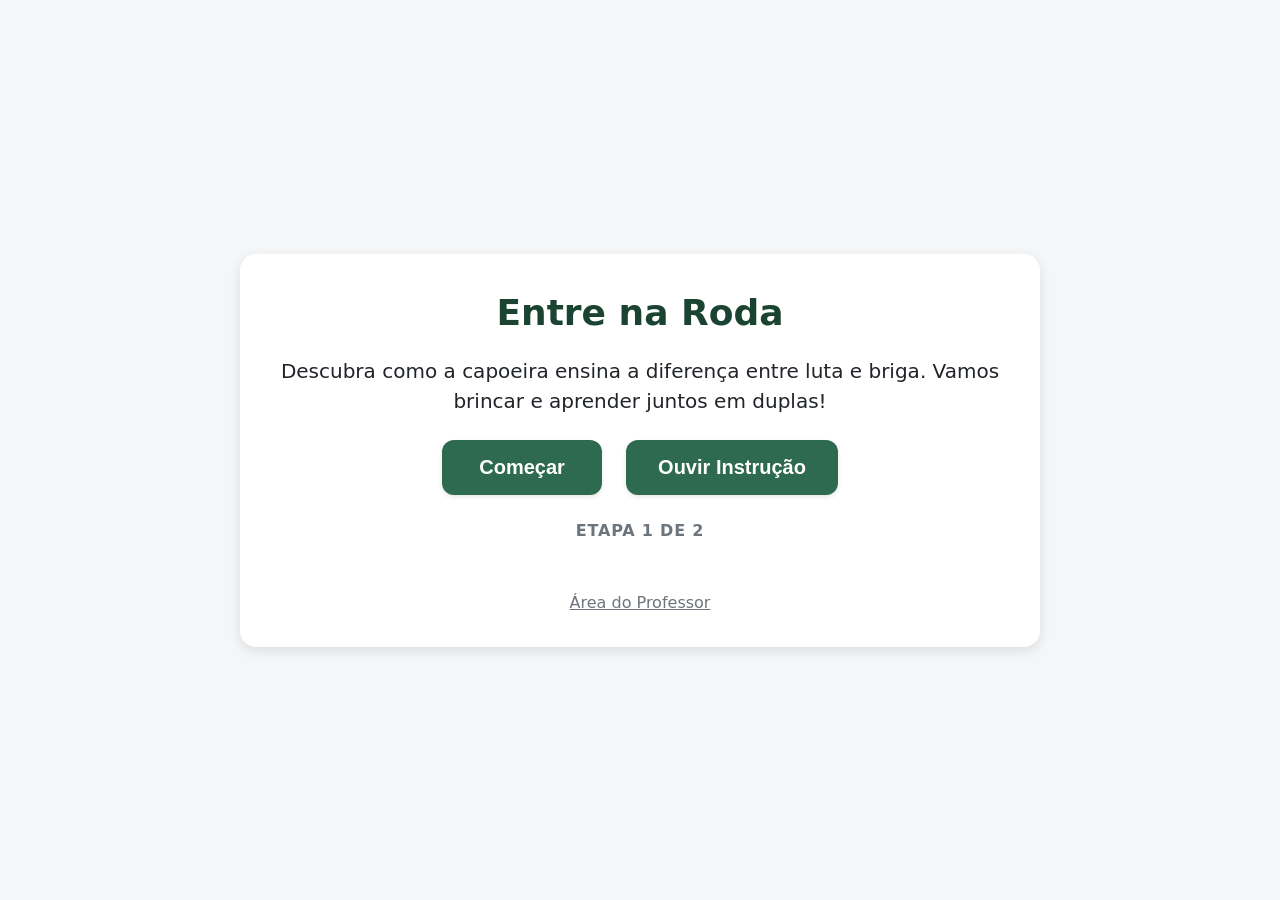
<file: index.html>
<!DOCTYPE html>
<html lang="pt-BR">
<head>
  <meta charset="UTF-8">
  <meta name="viewport" content="width=device-width, initial-scale=1.0">
  <title>Entre na Roda</title>
  <link rel="stylesheet" href="css/estilo.css">
</head>
<body>
  <main class="container">
    <!-- Tela Inicial -->
    <section id="tela-inicial">
      <h1>Entre na Roda</h1>
      <p>Descubra como a capoeira ensina a diferença entre luta e briga. Vamos brincar e aprender juntos em duplas!</p>
      
      <div class="botoes-acao">
        <button id="btn-comecar">Começar</button>
        <button id="btn-audio" class="escondido" aria-label="Ouvir instrução">Ouvir Instrução</button>
      </div>

      <div class="progresso">Etapa 1 de 2</div>

      <div>
        <a href="professor.html" class="link-professor">Área do Professor</a>
      </div>
    </section>

    <!-- Tela da Etapa 1 -->
    <section id="etapa-1" class="escondido">
      <div id="progresso-etapa1" class="progresso">Situação 1 de 8</div>
      <p id="instrucao-etapa1">Leia cada situação. Ela mostra uma luta ou uma briga?</p>

      <div id="card-situacao" class="card-situacao">
        <!-- Texto da situação inserido via JS -->
      </div>

      <div id="botoes-resposta" class="botoes-acao">
        <button id="btn-luta" class="btn-luta">É luta</button>
        <button id="btn-briga" class="btn-briga">É briga</button>
      </div>

      <div id="feedback-box" class="feedback-container">
        <!-- Feedback, pista ou explicação inseridos via JS -->
      </div>

      <div class="botoes-acao">
        <button id="btn-avancar" class="escondido">Avançar</button>
      </div>
    </section>

    <!-- Tela da Etapa 2 -->
    <section id="etapa-2" class="escondido">
      <div id="progresso-etapa2" class="progresso">Desafio 1 de 5</div>
      <p id="instrucao-etapa2">Agora você vai conhecer a roda de capoeira. Escolha a resposta certa.</p>

      <div id="card-desafio" class="card-situacao">
        <!-- Pergunta inserida via JS -->
      </div>

      <div id="botoes-opcoes" class="botoes-acao" style="flex-direction: column; align-items: stretch;">
        <!-- Opções de múltipla escolha inseridas via JS -->
      </div>

      <div id="feedback-box-etapa2" class="feedback-container">
        <!-- Feedback, pista ou explicação inseridos via JS -->
      </div>

      <div class="botoes-acao">
        <button id="btn-avancar-etapa2" class="escondido">Avançar</button>
      </div>
    </section>

    <!-- Tela Final -->
    <section id="tela-final" class="escondido">
      <h2 id="titulo-final">Você completou a roda!</h2>
      <div id="resumo-pontos" style="margin: 1.5rem 0; font-size: 1.25rem;">
        <!-- Resumo de acertos inserido via JS -->
      </div>

      <div id="secao-vale-rever" style="margin: 1.5rem 0; text-align: left; background-color: #fefae0; padding: 1rem; border-radius: 8px;" class="escondido">
        <h3>Vale rever:</h3>
        <ul id="lista-vale-rever" style="margin-left: 1.5rem; margin-top: 0.5rem; font-size: 1.1rem;">
          <!-- Pistas erradas inseridas via JS -->
        </ul>
      </div>

      <p id="mensagem-pratica" style="font-weight: 500; color: var(--cor-principal); margin: 1.5rem 0;">
        Agora você já sabe: na luta tem regra, respeito e cuidado com o colega. Na próxima aula, a gente leva isso para a roda na quadra!
      </p>

      <div class="botoes-acao">
        <button id="btn-reiniciar">Jogar de novo</button>
      </div>
    </section>
  </main>

  <script src="js/conteudo.js"></script>
  <script src="js/app.js"></script>
</body>
</html>
</file>
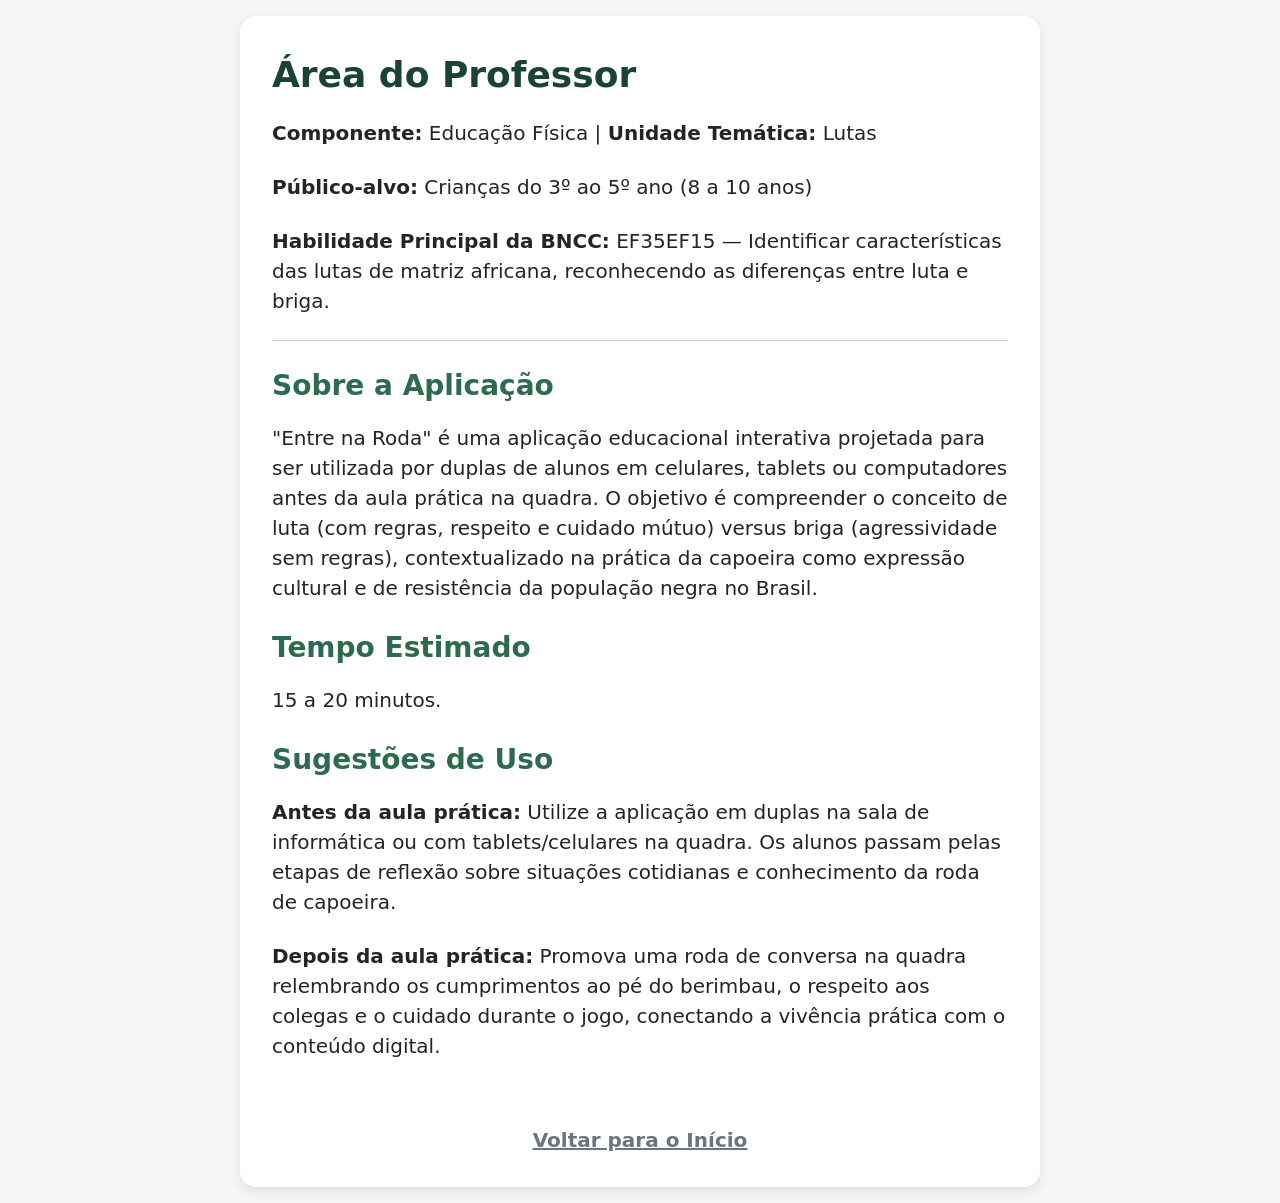
<file: professor.html>
<!DOCTYPE html>
<html lang="pt-BR">
<head>
  <meta charset="UTF-8">
  <meta name="viewport" content="width=device-width, initial-scale=1.0">
  <title>Área do Professor — Entre na Roda</title>
  <link rel="stylesheet" href="css/estilo.css">
</head>
<body>
  <main class="container" style="text-align: left;">
    <h1>Área do Professor</h1>
    <p><strong>Componente:</strong> Educação Física | <strong>Unidade Temática:</strong> Lutas</p>
    <p><strong>Público-alvo:</strong> Crianças do 3º ao 5º ano (8 a 10 anos)</p>
    <p><strong>Habilidade Principal da BNCC:</strong> EF35EF15 — Identificar características das lutas de matriz africana, reconhecendo as diferenças entre luta e briga.</p>
    
    <hr style="margin: 1.5rem 0; border: 0; border-top: 1px solid #ccc;">

    <h2>Sobre a Aplicação</h2>
    <p>"Entre na Roda" é uma aplicação educacional interativa projetada para ser utilizada por duplas de alunos em celulares, tablets ou computadores antes da aula prática na quadra. O objetivo é compreender o conceito de luta (com regras, respeito e cuidado mútuo) versus briga (agressividade sem regras), contextualizado na prática da capoeira como expressão cultural e de resistência da população negra no Brasil.</p>

    <h2>Tempo Estimado</h2>
    <p>15 a 20 minutos.</p>

    <h2>Sugestões de Uso</h2>
    <p><strong>Antes da aula prática:</strong> Utilize a aplicação em duplas na sala de informática ou com tablets/celulares na quadra. Os alunos passam pelas etapas de reflexão sobre situações cotidianas e conhecimento da roda de capoeira.</p>
    <p><strong>Depois da aula prática:</strong> Promova uma roda de conversa na quadra relembrando os cumprimentos ao pé do berimbau, o respeito aos colegas e o cuidado durante o jogo, conectando a vivência prática com o conteúdo digital.</p>

    <div style="text-align: center; margin-top: 2rem;">
      <a href="index.html" class="link-professor" style="font-size: 1.25rem; font-weight: bold;">Voltar para o Início</a>
    </div>
  </main>
</body>
</html>
</file>
<file: css/estilo.css>
/* Estilos globais — Entre na Roda */
:root {
  --cor-fundo: #f4f6f8;
  --cor-principal: #1b4332;
  --cor-secundaria: #2d6a4f;
  --cor-destaque: #d8f3dc;
  --cor-texto: #212529;
  --cor-branco: #ffffff;
  --cor-luta: #2d6a4f;
  --cor-briga: #bc4749;
  --cor-pista: #e9c46a;
  --transicao: 0.2s ease-in-out;
}

* {
  box-sizing: border-box;
  margin: 0;
  padding: 0;
}

body {
  font-family: system-ui, -apple-system, BlinkMacSystemFont, "Segoe UI", Roboto, sans-serif;
  background-color: var(--cor-fundo);
  color: var(--cor-texto);
  font-size: 1.125rem; /* mínimo 18px */
  line-height: 1.5;
  display: flex;
  justify-content: center;
  align-items: center;
  min-height: 100vh;
  padding: 1rem;
}

.container {
  width: 100%;
  max-width: 800px;
  background-color: var(--cor-branco);
  border-radius: 16px;
  box-shadow: 0 4px 12px rgba(0, 0, 0, 0.1);
  padding: 2rem;
  text-align: center;
}

h1 {
  font-size: 2.25rem;
  color: var(--cor-principal);
  margin-bottom: 1rem;
}

h2 {
  font-size: 1.75rem;
  color: var(--cor-secundaria);
  margin-bottom: 1rem;
}

p {
  font-size: 1.25rem;
  margin-bottom: 1.5rem;
}

.progresso {
  font-size: 1rem;
  font-weight: bold;
  color: #6c757d;
  margin-bottom: 1rem;
  text-transform: uppercase;
  letter-spacing: 0.05em;
}

.card-situacao {
  background-color: var(--cor-destaque);
  border-radius: 12px;
  padding: 1.5rem;
  margin-bottom: 2rem;
  font-size: 1.375rem;
  color: #081c15;
  font-weight: 500;
}

.botoes-acao {
  display: flex;
  justify-content: center;
  gap: 1.5rem;
  flex-wrap: wrap;
  margin-bottom: 1.5rem;
}

button {
  background-color: var(--cor-secundaria);
  color: var(--cor-branco);
  border: none;
  border-radius: 12px;
  padding: 1rem 2rem;
  font-size: 1.25rem;
  font-weight: bold;
  cursor: pointer;
  min-height: 52px; /* >= 44x44px */
  min-width: 160px;
  transition: var(--transicao);
  box-shadow: 0 2px 4px rgba(0,0,0,0.1);
}

button:hover {
  background-color: var(--cor-principal);
  transform: translateY(-2px);
}

button:focus {
  outline: 4px solid #457b9d;
  outline-offset: 2px;
}

.btn-luta {
  background-color: var(--cor-luta);
}

.btn-briga {
  background-color: var(--cor-briga);
}

.feedback-container {
  margin-top: 1.5rem;
  padding: 1.25rem;
  border-radius: 8px;
  font-size: 1.2rem;
  font-weight: 500;
  display: none;
}

.feedback-container.sucesso {
  background-color: #d8f3dc;
  color: #1b4332;
  border: 2px solid var(--cor-luta);
  display: block;
}

.feedback-container.pista {
  background-color: #fefae0;
  color: #7f4f24;
  border: 2px solid var(--cor-pista);
  display: block;
}

.feedback-container.explicacao {
  background-color: #f8d7da;
  color: #721c24;
  border: 2px solid var(--cor-briga);
  display: block;
}

.link-professor {
  display: inline-block;
  margin-top: 2rem;
  font-size: 1rem;
  color: #6c757d;
  text-decoration: underline;
}

.link-professor:hover {
  color: var(--cor-principal);
}

.escondido {
  display: none !important;
}

/* Responsividade para viewports estreitos (360px) */
@media (max-width: 480px) {
  .container {
    padding: 1rem;
  }
  h1 {
    font-size: 1.75rem;
  }
  .card-situacao {
    font-size: 1.125rem;
  }
  button {
    width: 100%;
    min-width: unset;
  }
}
</file>
